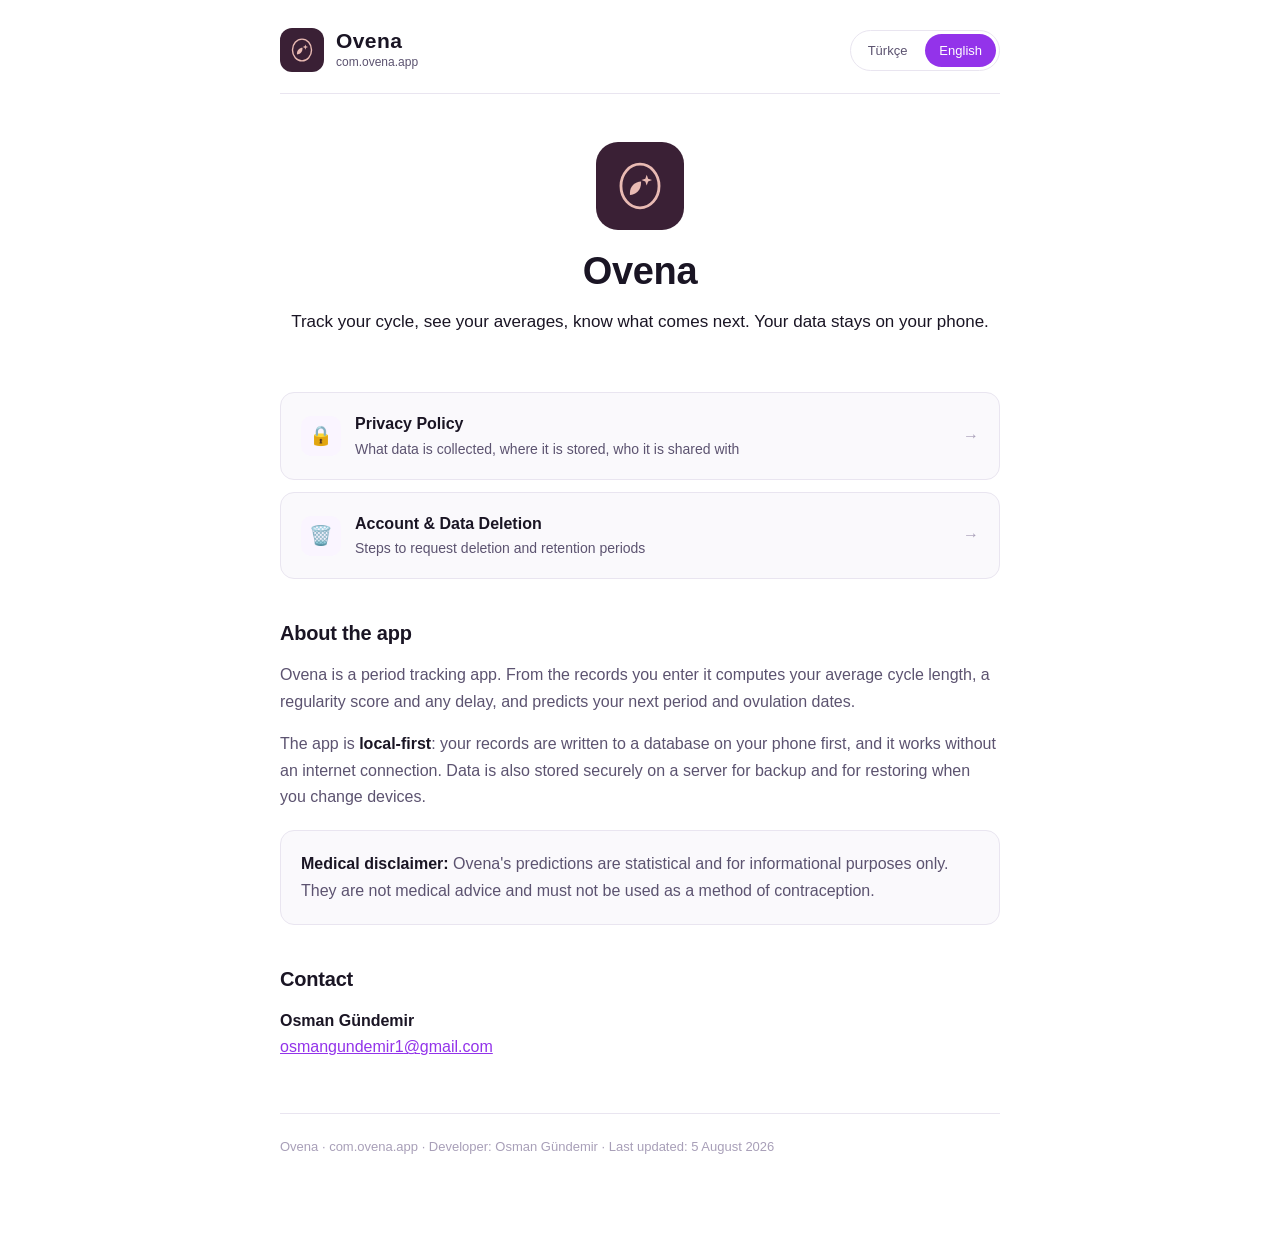
<file: index.html>
<!doctype html>
<html lang="tr">
  <head>
    <meta charset="utf-8" />
    <meta name="viewport" content="width=device-width, initial-scale=1" />
    <title>Ovena — Regl Takip Uygulaması</title>
    <meta
      name="description"
      content="Ovena, verilerini telefonunda saklayan bir regl takip uygulaması. Gizlilik politikası ve hesap silme talebi." />
    <meta name="robots" content="index, follow" />
    <link rel="stylesheet" href="style.css" />
    <span hidden data-title-tr="Ovena — Regl Takip Uygulaması"></span>
    <span hidden data-title-en="Ovena — Period Tracking App"></span>
    <style>
      .hero {
        text-align: center;
        padding: 20px 0 8px;
      }

      .hero .mark {
        width: 88px;
        height: 88px;
        border-radius: 22px;
        margin: 0 auto 18px;
      }

      .hero .mark svg {
        width: 56px;
        height: 56px;
      }

      .hero h1 {
        font-size: 38px;
      }

      .links {
        display: grid;
        gap: 12px;
        margin: 32px 0;
      }

      .link-card {
        display: flex;
        align-items: center;
        gap: 14px;
        padding: 18px 20px;
        border: 1px solid var(--border);
        border-radius: 14px;
        background: var(--surface);
        text-decoration: none;
        color: inherit;
      }

      .link-card:hover {
        border-color: var(--accent);
      }

      .link-card .icon {
        width: 40px;
        height: 40px;
        border-radius: 10px;
        background: var(--accent-soft);
        display: grid;
        place-items: center;
        font-size: 19px;
        flex-shrink: 0;
      }

      .link-card .t {
        font-weight: 600;
        color: var(--fg);
      }

      .link-card .d {
        font-size: 14px;
        color: var(--fg-muted);
      }

      .link-card .arrow {
        margin-left: auto;
        color: var(--fg-subtle);
        flex-shrink: 0;
      }
    </style>
  </head>

  <body>
    <div class="wrap">
      <header>
        <a class="brand" href="index.html">
          <div class="mark" aria-hidden="true">
            <svg viewBox="0 0 100 100" fill="none" xmlns="http://www.w3.org/2000/svg">
              <ellipse cx="50" cy="50" rx="34" ry="39" stroke="#e9bab3" stroke-width="5" />
              <path d="M32 62c0-11 9-20 20-20 0 8-2 14-6 18-4 4-9 6-14 6z" fill="#e9bab3" />
              <path d="M62 30l2.5 7 7 2.5-7 2.5-2.5 7-2.5-7-7-2.5 7-2.5z" fill="#e9bab3" />
            </svg>
          </div>
          <div>
            <div class="brand-name">Ovena</div>
            <div class="brand-sub">com.ovena.app</div>
          </div>
        </a>

        <div class="lang" role="group" aria-label="Dil / Language">
          <button type="button" data-set="tr" aria-pressed="true">Türkçe</button>
          <button type="button" data-set="en" aria-pressed="false">English</button>
        </div>
      </header>

      <!-- ============================== TÜRKÇE ============================== -->
      <main data-lang="tr" class="on">
        <div class="hero">
          <div class="mark" aria-hidden="true">
            <svg viewBox="0 0 100 100" fill="none" xmlns="http://www.w3.org/2000/svg">
              <ellipse cx="50" cy="50" rx="34" ry="39" stroke="#e9bab3" stroke-width="5" />
              <path d="M32 62c0-11 9-20 20-20 0 8-2 14-6 18-4 4-9 6-14 6z" fill="#e9bab3" />
              <path d="M62 30l2.5 7 7 2.5-7 2.5-2.5 7-2.5-7-7-2.5 7-2.5z" fill="#e9bab3" />
            </svg>
          </div>
          <h1>Ovena</h1>
          <p class="lead">
            Döngünü takip et, ortalamalarını gör, bir sonraki tarihi öngör. Verilerin
            telefonunda kalır.
          </p>
        </div>

        <div class="links">
          <a class="link-card" href="gizlilik.html">
            <div class="icon" aria-hidden="true">🔒</div>
            <div>
              <div class="t">Gizlilik Politikası</div>
              <div class="d">Hangi veriler toplanır, nerede saklanır, kiminle paylaşılır</div>
            </div>
            <div class="arrow" aria-hidden="true">→</div>
          </a>

          <a class="link-card" href="hesap-silme.html">
            <div class="icon" aria-hidden="true">🗑️</div>
            <div>
              <div class="t">Hesap ve Veri Silme</div>
              <div class="d">Silme talebi oluşturma adımları ve saklama süreleri</div>
            </div>
            <div class="arrow" aria-hidden="true">→</div>
          </a>
        </div>

        <h2>Uygulama hakkında</h2>
        <p>
          Ovena bir regl takip uygulamasıdır. Girdiğin kayıtlardan ortalama döngü uzunluğunu,
          düzenlilik skorunu ve gecikme durumunu hesaplar; bir sonraki regl ve ovülasyon tarihini
          tahmin eder.
        </p>
        <p>
          Uygulama <strong>yerel öncelikli</strong> çalışır: kayıtların önce telefonundaki
          veritabanına yazılır, internet olmadan da kullanabilirsin. Yedekleme ve cihaz
          değiştirdiğinde geri yükleme için veriler ayrıca güvenli biçimde sunucuda saklanır.
        </p>

        <div class="card">
          <p style="margin: 0">
            <strong>Tıbbi uyarı:</strong> Ovena'nın tahminleri istatistikseldir ve yalnızca
            bilgilendirme amaçlıdır. Tıbbi tavsiye değildir ve doğum kontrol yöntemi olarak
            kullanılamaz.
          </p>
        </div>

        <h2>İletişim</h2>
        <p>
          <strong>Osman Gündemir</strong><br />
          <a href="mailto:osmangundemir1@gmail.com">osmangundemir1@gmail.com</a>
        </p>
      </main>

      <!-- ============================== ENGLISH ============================== -->
      <main data-lang="en">
        <div class="hero">
          <div class="mark" aria-hidden="true">
            <svg viewBox="0 0 100 100" fill="none" xmlns="http://www.w3.org/2000/svg">
              <ellipse cx="50" cy="50" rx="34" ry="39" stroke="#e9bab3" stroke-width="5" />
              <path d="M32 62c0-11 9-20 20-20 0 8-2 14-6 18-4 4-9 6-14 6z" fill="#e9bab3" />
              <path d="M62 30l2.5 7 7 2.5-7 2.5-2.5 7-2.5-7-7-2.5 7-2.5z" fill="#e9bab3" />
            </svg>
          </div>
          <h1>Ovena</h1>
          <p class="lead">
            Track your cycle, see your averages, know what comes next. Your data stays on your
            phone.
          </p>
        </div>

        <div class="links">
          <a class="link-card" href="gizlilik.html">
            <div class="icon" aria-hidden="true">🔒</div>
            <div>
              <div class="t">Privacy Policy</div>
              <div class="d">What data is collected, where it is stored, who it is shared with</div>
            </div>
            <div class="arrow" aria-hidden="true">→</div>
          </a>

          <a class="link-card" href="hesap-silme.html">
            <div class="icon" aria-hidden="true">🗑️</div>
            <div>
              <div class="t">Account &amp; Data Deletion</div>
              <div class="d">Steps to request deletion and retention periods</div>
            </div>
            <div class="arrow" aria-hidden="true">→</div>
          </a>
        </div>

        <h2>About the app</h2>
        <p>
          Ovena is a period tracking app. From the records you enter it computes your average cycle
          length, a regularity score and any delay, and predicts your next period and ovulation
          dates.
        </p>
        <p>
          The app is <strong>local-first</strong>: your records are written to a database on your
          phone first, and it works without an internet connection. Data is also stored securely on
          a server for backup and for restoring when you change devices.
        </p>

        <div class="card">
          <p style="margin: 0">
            <strong>Medical disclaimer:</strong> Ovena's predictions are statistical and for
            informational purposes only. They are not medical advice and must not be used as a
            method of contraception.
          </p>
        </div>

        <h2>Contact</h2>
        <p>
          <strong>Osman Gündemir</strong><br />
          <a href="mailto:osmangundemir1@gmail.com">osmangundemir1@gmail.com</a>
        </p>
      </main>

      <footer>
        <span data-lang="tr" class="on">
          Ovena · com.ovena.app · Geliştirici: Osman Gündemir · Son güncelleme: 5 Ağustos 2026
        </span>
        <span data-lang="en">
          Ovena · com.ovena.app · Developer: Osman Gündemir · Last updated: 5 August 2026
        </span>
      </footer>
    </div>

    <script src="lang.js"></script>
  </body>
</html>
</file>
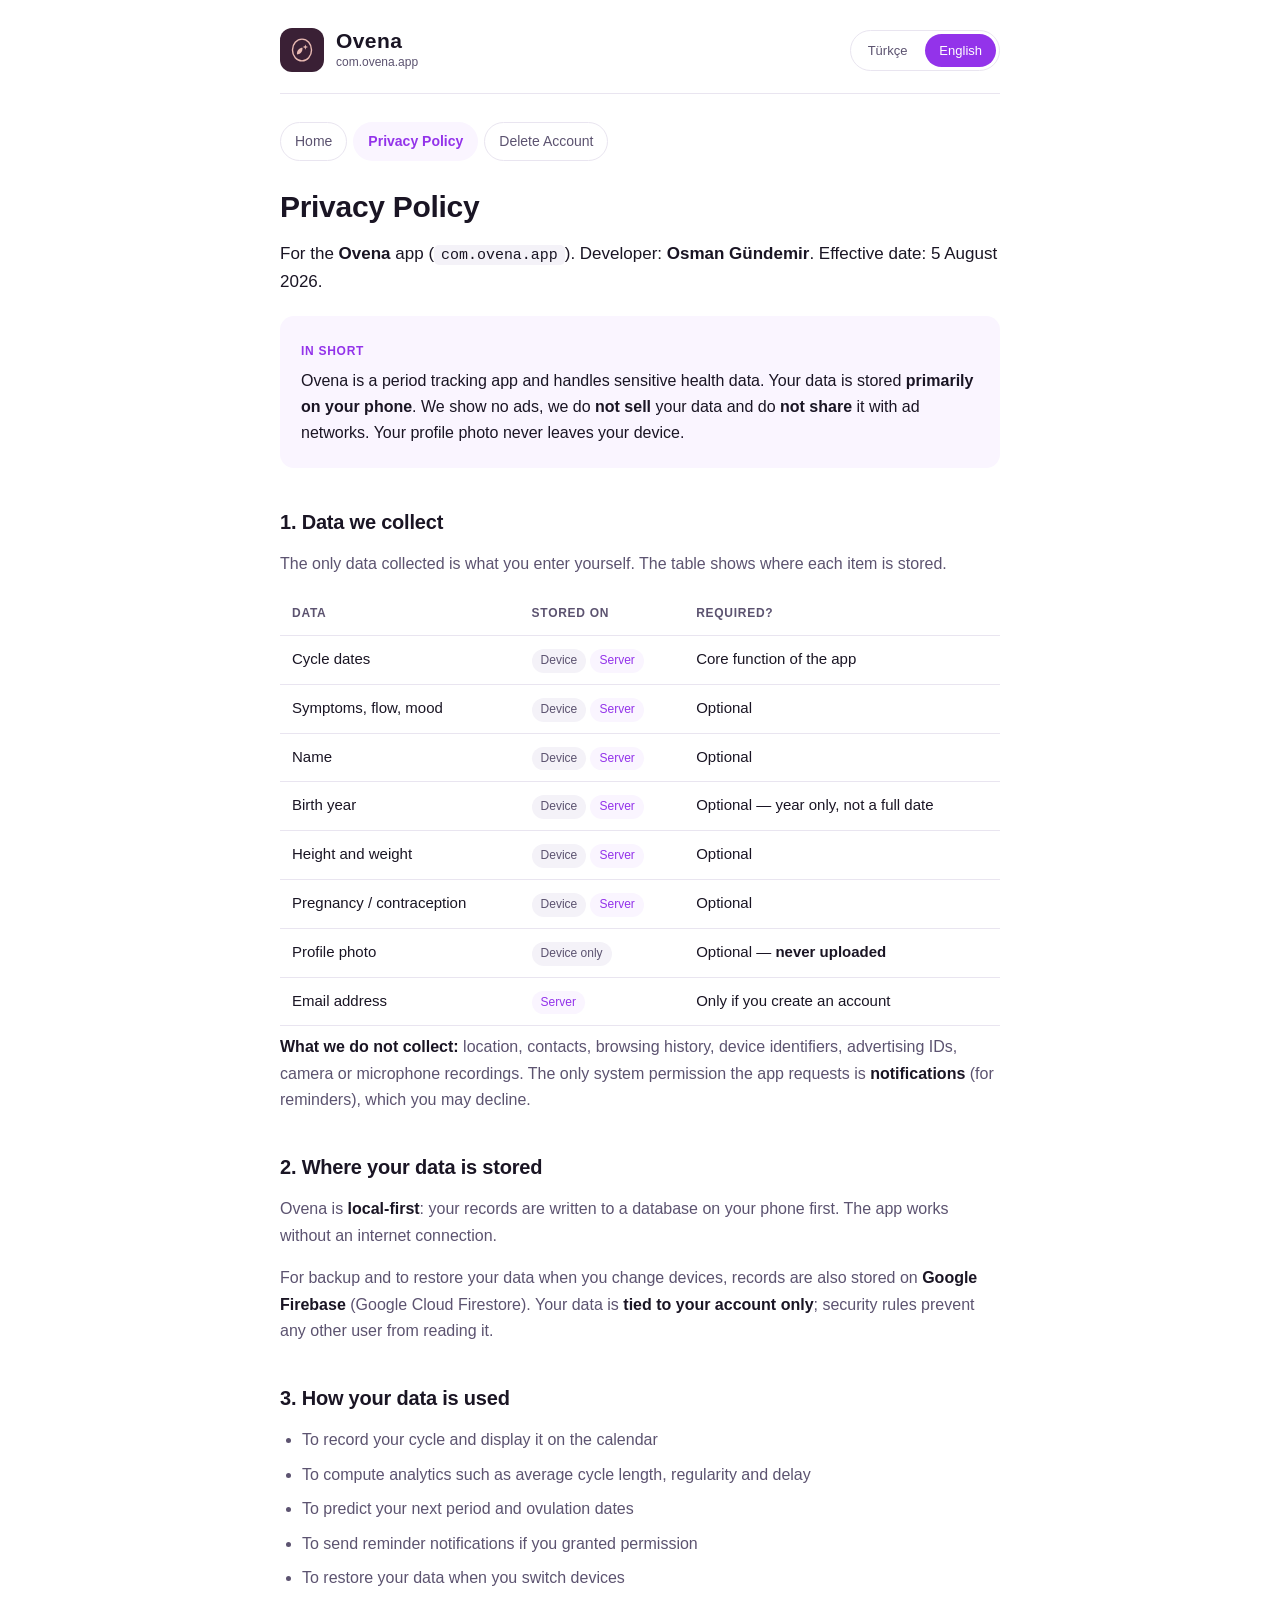
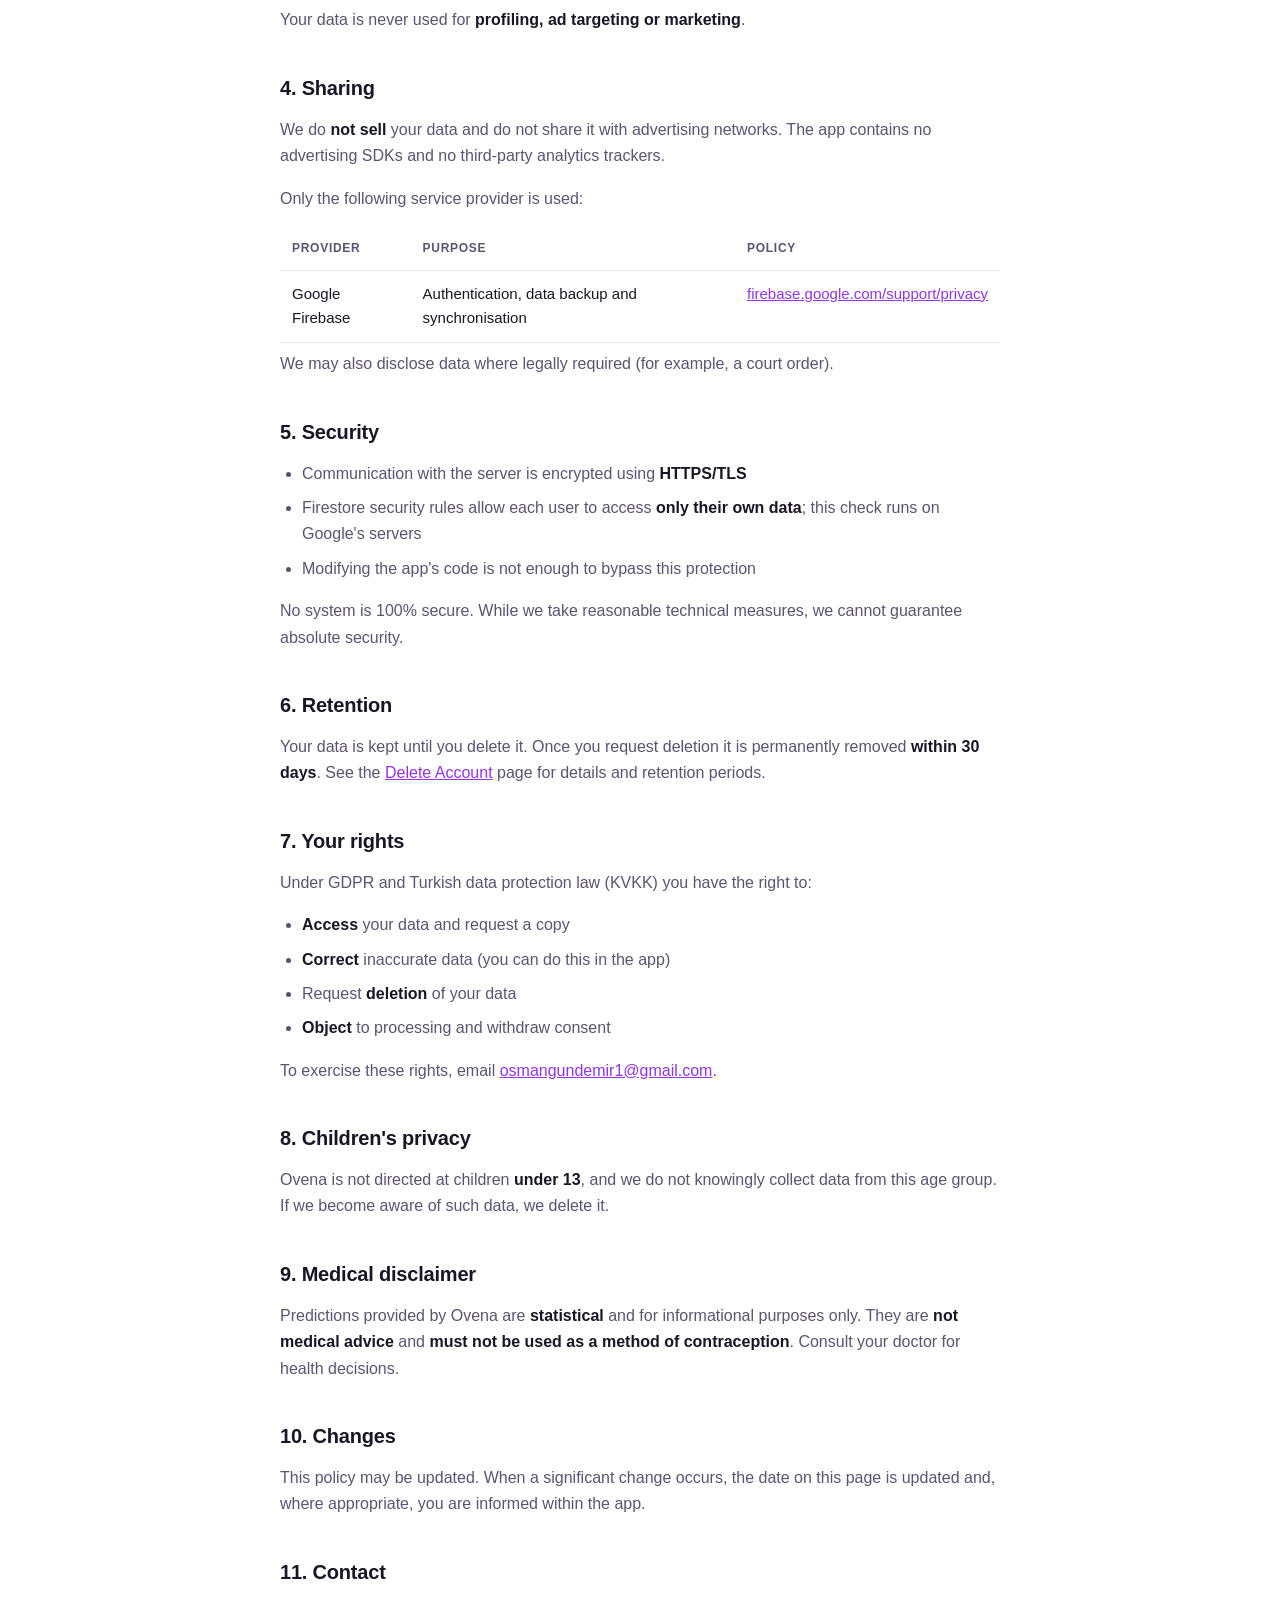
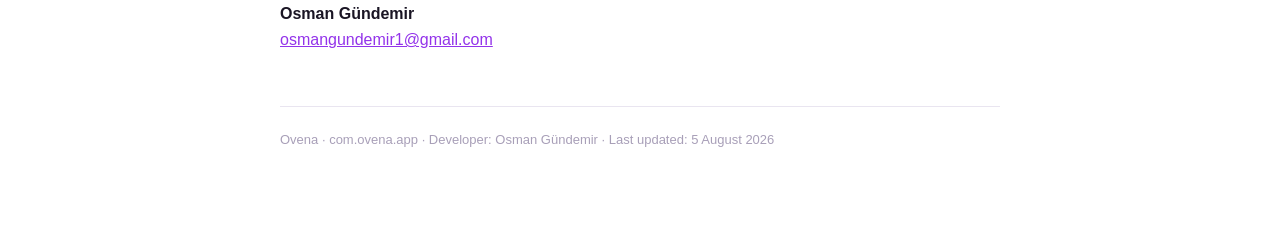
<file: gizlilik.html>
<!doctype html>
<html lang="tr">
  <head>
    <meta charset="utf-8" />
    <meta name="viewport" content="width=device-width, initial-scale=1" />
    <title>Ovena — Gizlilik Politikası</title>
    <meta
      name="description"
      content="Ovena uygulamasının gizlilik politikası: hangi veriler toplanır, nerede saklanır, kiminle paylaşılır." />
    <meta name="robots" content="index, follow" />
    <link rel="stylesheet" href="style.css" />
    <!--
      GIZLILIK POLITIKASI

      Bu metin uydurulmadi; uygulamanin GERCEK davranisindan cikarildi:
        - src/domain/types.ts        -> toplanan alanlarin tam listesi
        - firebase/firestore.rules   -> sunucuda ne tutuldugu ve kimin erisebildigi
        - src/data/local/db.ts       -> cihazda ne tutuldugu
        - src/data/sync.ts           -> sunucuya NE gonderildigi
        - app.json                   -> izinler

      Ozellikle dogrulanan iki nokta:
        1. Profil fotografi CIHAZDAN CIKMAZ. Sadece yerel dosya yolu
           (avatarUri) senkronlanir, goruntunun kendisi yuklenmez.
        2. Reklam SDK'si, analitik SDK'si veya ucuncu taraf takip yok.
           Yalnizca Firebase (Google) kullaniliyor.
    -->
    <span hidden data-title-tr="Ovena — Gizlilik Politikası"></span>
    <span hidden data-title-en="Ovena — Privacy Policy"></span>
  </head>

  <body>
    <div class="wrap">
      <header>
        <a class="brand" href="index.html">
          <div class="mark" aria-hidden="true">
            <svg viewBox="0 0 100 100" fill="none" xmlns="http://www.w3.org/2000/svg">
              <ellipse cx="50" cy="50" rx="34" ry="39" stroke="#e9bab3" stroke-width="5" />
              <path d="M32 62c0-11 9-20 20-20 0 8-2 14-6 18-4 4-9 6-14 6z" fill="#e9bab3" />
              <path d="M62 30l2.5 7 7 2.5-7 2.5-2.5 7-2.5-7-7-2.5 7-2.5z" fill="#e9bab3" />
            </svg>
          </div>
          <div>
            <div class="brand-name">Ovena</div>
            <div class="brand-sub">com.ovena.app</div>
          </div>
        </a>

        <div class="lang" role="group" aria-label="Dil / Language">
          <button type="button" data-set="tr" aria-pressed="true">Türkçe</button>
          <button type="button" data-set="en" aria-pressed="false">English</button>
        </div>
      </header>

      <nav class="pages">
        <a href="index.html" data-lang="tr" class="on">Ana sayfa</a>
        <a href="index.html" data-lang="en">Home</a>
        <a href="gizlilik.html" aria-current="page" data-lang="tr" class="on">Gizlilik Politikası</a>
        <a href="gizlilik.html" aria-current="page" data-lang="en">Privacy Policy</a>
        <a href="hesap-silme.html" data-lang="tr" class="on">Hesap Silme</a>
        <a href="hesap-silme.html" data-lang="en">Delete Account</a>
      </nav>

      <!-- ============================== TÜRKÇE ============================== -->
      <main data-lang="tr" class="on">
        <h1>Gizlilik Politikası</h1>
        <p class="lead">
          <strong>Ovena</strong> (<code>com.ovena.app</code>) uygulaması için.
          Geliştirici: <strong>Osman Gündemir</strong>. Yürürlük tarihi: 5 Ağustos 2026.
        </p>

        <div class="card accent">
          <div class="pill">Kısaca</div>
          <p style="margin: 0; color: var(--fg)">
            Ovena bir regl takip uygulamasıdır ve sağlığınıza dair hassas veriler işler. Verileriniz
            <strong>öncelikle telefonunuzda</strong> saklanır. Reklam göstermiyoruz, verilerinizi
            <strong>satmıyoruz</strong> ve reklam ağlarıyla <strong>paylaşmıyoruz</strong>. Profil
            fotoğrafınız telefonunuzdan hiç çıkmaz.
          </p>
        </div>

        <h2>1. Toplanan veriler</h2>
        <p>
          Uygulamayı kullanabilmeniz için gereken veriler yalnızca sizin girdiklerinizdir. Aşağıdaki
          tabloda her verinin nerede saklandığı gösterilmiştir.
        </p>
        <div class="table-scroll">
          <table>
            <thead>
              <tr>
                <th>Veri</th>
                <th>Saklandığı yer</th>
                <th>Zorunlu mu?</th>
              </tr>
            </thead>
            <tbody>
              <tr>
                <td>Döngü tarihleri</td>
                <td><span class="tag local">Cihaz</span> <span class="tag cloud">Sunucu</span></td>
                <td>Uygulamanın temel işlevi</td>
              </tr>
              <tr>
                <td>Semptom, akış, ruh hâli</td>
                <td><span class="tag local">Cihaz</span> <span class="tag cloud">Sunucu</span></td>
                <td>İsteğe bağlı</td>
              </tr>
              <tr>
                <td>İsim</td>
                <td><span class="tag local">Cihaz</span> <span class="tag cloud">Sunucu</span></td>
                <td>İsteğe bağlı</td>
              </tr>
              <tr>
                <td>Doğum yılı</td>
                <td><span class="tag local">Cihaz</span> <span class="tag cloud">Sunucu</span></td>
                <td>İsteğe bağlı — yalnızca yıl, tam tarih değil</td>
              </tr>
              <tr>
                <td>Boy ve kilo</td>
                <td><span class="tag local">Cihaz</span> <span class="tag cloud">Sunucu</span></td>
                <td>İsteğe bağlı</td>
              </tr>
              <tr>
                <td>Gebelik / doğum kontrolü</td>
                <td><span class="tag local">Cihaz</span> <span class="tag cloud">Sunucu</span></td>
                <td>İsteğe bağlı</td>
              </tr>
              <tr>
                <td>Profil fotoğrafı</td>
                <td><span class="tag local">Yalnızca cihaz</span></td>
                <td>İsteğe bağlı — <strong>sunucuya yüklenmez</strong></td>
              </tr>
              <tr>
                <td>E-posta adresi</td>
                <td><span class="tag cloud">Sunucu</span></td>
                <td>Yalnızca hesap oluşturursanız</td>
              </tr>
            </tbody>
          </table>
        </div>
        <p>
          <strong>Toplamadıklarımız:</strong> konum, kişi listesi, arama geçmişi, cihaz kimliği,
          reklam kimliği, kamera veya mikrofon kaydı. Uygulamanın istediği tek sistem izni
          <strong>bildirim gönderme</strong> iznidir (hatırlatmalar için) ve reddedebilirsiniz.
        </p>

        <h2>2. Verileriniz nerede saklanır?</h2>
        <p>
          Ovena <strong>yerel öncelikli</strong> çalışır: kayıtlarınız önce telefonunuzdaki
          veritabanına yazılır. İnternet olmadan da kullanabilirsiniz.
        </p>
        <p>
          Yedekleme ve cihaz değiştirdiğinizde verilerinizi geri getirebilmek için kayıtlarınız
          ayrıca <strong>Google Firebase</strong> (Google Cloud Firestore) üzerinde saklanır.
          Verileriniz <strong>yalnızca sizin hesabınıza bağlıdır</strong>; güvenlik kuralları
          başka hiçbir kullanıcının verilerinizi okumasına izin vermez.
        </p>

        <h2>3. Verilerin kullanım amacı</h2>
        <ul>
          <li>Döngünüzü kaydetmek ve takvimde göstermek</li>
          <li>Ortalama döngü uzunluğu, düzenlilik ve gecikme gibi analizleri hesaplamak</li>
          <li>Bir sonraki regl ve ovülasyon tarihini tahmin etmek</li>
          <li>İzin verdiyseniz hatırlatma bildirimi göndermek</li>
          <li>Cihaz değiştirdiğinizde verilerinizi geri yüklemek</li>
        </ul>
        <p>
          Verileriniz <strong>profilleme, reklam hedefleme veya pazarlama</strong> için
          kullanılmaz.
        </p>

        <h2>4. Paylaşım</h2>
        <p>
          Verilerinizi <strong>satmıyoruz</strong> ve reklam ağlarıyla paylaşmıyoruz. Uygulamada
          reklam SDK'sı veya üçüncü taraf analitik izleyici bulunmaz.
        </p>
        <p>Yalnızca aşağıdaki hizmet sağlayıcı kullanılır:</p>
        <div class="table-scroll">
          <table>
            <thead>
              <tr>
                <th>Sağlayıcı</th>
                <th>Amaç</th>
                <th>Politikası</th>
              </tr>
            </thead>
            <tbody>
              <tr>
                <td>Google Firebase</td>
                <td>Kimlik doğrulama, veri yedekleme ve senkronizasyon</td>
                <td>
                  <a href="https://firebase.google.com/support/privacy" target="_blank" rel="noopener"
                    >firebase.google.com/support/privacy</a
                  >
                </td>
              </tr>
            </tbody>
          </table>
        </div>
        <p>
          Ayrıca yasal bir zorunluluk (mahkeme kararı gibi) olması hâlinde verileri açıklamak
          durumunda kalabiliriz.
        </p>

        <h2>5. Güvenlik</h2>
        <ul>
          <li>Sunucuyla iletişim <strong>HTTPS/TLS</strong> ile şifrelenir</li>
          <li>
            Firestore güvenlik kuralları, her kullanıcının <strong>yalnızca kendi verisine</strong>
            erişmesine izin verir; bu kontrol Google'ın sunucusunda çalışır
          </li>
          <li>Uygulama kodunu değiştirmek bu korumayı aşmaya yetmez</li>
        </ul>
        <p>
          Hiçbir sistem %100 güvenli değildir; makul teknik önlemleri alıyor olsak da mutlak
          güvenlik garantisi veremeyiz.
        </p>

        <h2>6. Saklama süresi</h2>
        <p>
          Verileriniz siz silene kadar saklanır. Silme talebinde bulunduğunuzda
          <strong>en geç 30 gün içinde</strong> kalıcı olarak silinir. Ayrıntılar ve süreler için
          <a href="hesap-silme.html">Hesap Silme</a> sayfasına bakın.
        </p>

        <h2>7. Haklarınız</h2>
        <p>KVKK ve GDPR kapsamında şu haklara sahipsiniz:</p>
        <ul>
          <li>Verilerinize <strong>erişme</strong> ve bir kopyasını isteme</li>
          <li>Yanlış verilerin <strong>düzeltilmesini</strong> isteme (uygulama içinden yapabilirsiniz)</li>
          <li>Verilerinizin <strong>silinmesini</strong> isteme</li>
          <li>İşlemeye <strong>itiraz etme</strong> ve rızanızı geri çekme</li>
        </ul>
        <p>
          Bu haklarınızı kullanmak için
          <a href="mailto:osmangundemir1@gmail.com">osmangundemir1@gmail.com</a> adresine yazın.
        </p>

        <h2>8. Çocukların gizliliği</h2>
        <p>
          Ovena <strong>13 yaşın altındaki</strong> çocuklara yönelik değildir ve bu yaş grubundan
          bilerek veri toplamayız. Böyle bir durumu fark edersek kaydı sileriz.
        </p>

        <h2>9. Tıbbi uyarı</h2>
        <p>
          Ovena'nın sunduğu tahminler <strong>istatistikseldir</strong> ve yalnızca bilgilendirme
          amaçlıdır. <strong>Tıbbi tavsiye değildir</strong> ve
          <strong>doğum kontrol yöntemi olarak kullanılamaz</strong>. Sağlığınıza dair kararlar
          için hekiminize danışın.
        </p>

        <h2>10. Değişiklikler</h2>
        <p>
          Bu politika güncellenebilir. Önemli bir değişiklik olduğunda bu sayfadaki tarih
          güncellenir ve gerektiğinde uygulama içinde bilgilendirme yapılır.
        </p>

        <h2>11. İletişim</h2>
        <p>
          <strong>Osman Gündemir</strong><br />
          <a href="mailto:osmangundemir1@gmail.com">osmangundemir1@gmail.com</a>
        </p>
      </main>

      <!-- ============================== ENGLISH ============================== -->
      <main data-lang="en">
        <h1>Privacy Policy</h1>
        <p class="lead">
          For the <strong>Ovena</strong> app (<code>com.ovena.app</code>). Developer:
          <strong>Osman Gündemir</strong>. Effective date: 5 August 2026.
        </p>

        <div class="card accent">
          <div class="pill">In short</div>
          <p style="margin: 0; color: var(--fg)">
            Ovena is a period tracking app and handles sensitive health data. Your data is stored
            <strong>primarily on your phone</strong>. We show no ads, we do
            <strong>not sell</strong> your data and do <strong>not share</strong> it with ad
            networks. Your profile photo never leaves your device.
          </p>
        </div>

        <h2>1. Data we collect</h2>
        <p>
          The only data collected is what you enter yourself. The table shows where each item is
          stored.
        </p>
        <div class="table-scroll">
          <table>
            <thead>
              <tr>
                <th>Data</th>
                <th>Stored on</th>
                <th>Required?</th>
              </tr>
            </thead>
            <tbody>
              <tr>
                <td>Cycle dates</td>
                <td><span class="tag local">Device</span> <span class="tag cloud">Server</span></td>
                <td>Core function of the app</td>
              </tr>
              <tr>
                <td>Symptoms, flow, mood</td>
                <td><span class="tag local">Device</span> <span class="tag cloud">Server</span></td>
                <td>Optional</td>
              </tr>
              <tr>
                <td>Name</td>
                <td><span class="tag local">Device</span> <span class="tag cloud">Server</span></td>
                <td>Optional</td>
              </tr>
              <tr>
                <td>Birth year</td>
                <td><span class="tag local">Device</span> <span class="tag cloud">Server</span></td>
                <td>Optional — year only, not a full date</td>
              </tr>
              <tr>
                <td>Height and weight</td>
                <td><span class="tag local">Device</span> <span class="tag cloud">Server</span></td>
                <td>Optional</td>
              </tr>
              <tr>
                <td>Pregnancy / contraception</td>
                <td><span class="tag local">Device</span> <span class="tag cloud">Server</span></td>
                <td>Optional</td>
              </tr>
              <tr>
                <td>Profile photo</td>
                <td><span class="tag local">Device only</span></td>
                <td>Optional — <strong>never uploaded</strong></td>
              </tr>
              <tr>
                <td>Email address</td>
                <td><span class="tag cloud">Server</span></td>
                <td>Only if you create an account</td>
              </tr>
            </tbody>
          </table>
        </div>
        <p>
          <strong>What we do not collect:</strong> location, contacts, browsing history, device
          identifiers, advertising IDs, camera or microphone recordings. The only system permission
          the app requests is <strong>notifications</strong> (for reminders), which you may decline.
        </p>

        <h2>2. Where your data is stored</h2>
        <p>
          Ovena is <strong>local-first</strong>: your records are written to a database on your
          phone first. The app works without an internet connection.
        </p>
        <p>
          For backup and to restore your data when you change devices, records are also stored on
          <strong>Google Firebase</strong> (Google Cloud Firestore). Your data is
          <strong>tied to your account only</strong>; security rules prevent any other user from
          reading it.
        </p>

        <h2>3. How your data is used</h2>
        <ul>
          <li>To record your cycle and display it on the calendar</li>
          <li>To compute analytics such as average cycle length, regularity and delay</li>
          <li>To predict your next period and ovulation dates</li>
          <li>To send reminder notifications if you granted permission</li>
          <li>To restore your data when you switch devices</li>
        </ul>
        <p>
          Your data is never used for <strong>profiling, ad targeting or marketing</strong>.
        </p>

        <h2>4. Sharing</h2>
        <p>
          We do <strong>not sell</strong> your data and do not share it with advertising networks.
          The app contains no advertising SDKs and no third-party analytics trackers.
        </p>
        <p>Only the following service provider is used:</p>
        <div class="table-scroll">
          <table>
            <thead>
              <tr>
                <th>Provider</th>
                <th>Purpose</th>
                <th>Policy</th>
              </tr>
            </thead>
            <tbody>
              <tr>
                <td>Google Firebase</td>
                <td>Authentication, data backup and synchronisation</td>
                <td>
                  <a href="https://firebase.google.com/support/privacy" target="_blank" rel="noopener"
                    >firebase.google.com/support/privacy</a
                  >
                </td>
              </tr>
            </tbody>
          </table>
        </div>
        <p>
          We may also disclose data where legally required (for example, a court order).
        </p>

        <h2>5. Security</h2>
        <ul>
          <li>Communication with the server is encrypted using <strong>HTTPS/TLS</strong></li>
          <li>
            Firestore security rules allow each user to access
            <strong>only their own data</strong>; this check runs on Google's servers
          </li>
          <li>Modifying the app's code is not enough to bypass this protection</li>
        </ul>
        <p>
          No system is 100% secure. While we take reasonable technical measures, we cannot guarantee
          absolute security.
        </p>

        <h2>6. Retention</h2>
        <p>
          Your data is kept until you delete it. Once you request deletion it is permanently removed
          <strong>within 30 days</strong>. See the <a href="hesap-silme.html">Delete Account</a>
          page for details and retention periods.
        </p>

        <h2>7. Your rights</h2>
        <p>Under GDPR and Turkish data protection law (KVKK) you have the right to:</p>
        <ul>
          <li><strong>Access</strong> your data and request a copy</li>
          <li><strong>Correct</strong> inaccurate data (you can do this in the app)</li>
          <li>Request <strong>deletion</strong> of your data</li>
          <li><strong>Object</strong> to processing and withdraw consent</li>
        </ul>
        <p>
          To exercise these rights, email
          <a href="mailto:osmangundemir1@gmail.com">osmangundemir1@gmail.com</a>.
        </p>

        <h2>8. Children's privacy</h2>
        <p>
          Ovena is not directed at children <strong>under 13</strong>, and we do not knowingly
          collect data from this age group. If we become aware of such data, we delete it.
        </p>

        <h2>9. Medical disclaimer</h2>
        <p>
          Predictions provided by Ovena are <strong>statistical</strong> and for informational
          purposes only. They are <strong>not medical advice</strong> and
          <strong>must not be used as a method of contraception</strong>. Consult your doctor for
          health decisions.
        </p>

        <h2>10. Changes</h2>
        <p>
          This policy may be updated. When a significant change occurs, the date on this page is
          updated and, where appropriate, you are informed within the app.
        </p>

        <h2>11. Contact</h2>
        <p>
          <strong>Osman Gündemir</strong><br />
          <a href="mailto:osmangundemir1@gmail.com">osmangundemir1@gmail.com</a>
        </p>
      </main>

      <footer>
        <span data-lang="tr" class="on">
          Ovena · com.ovena.app · Geliştirici: Osman Gündemir · Son güncelleme: 5 Ağustos 2026
        </span>
        <span data-lang="en">
          Ovena · com.ovena.app · Developer: Osman Gündemir · Last updated: 5 August 2026
        </span>
      </footer>
    </div>

    <script src="lang.js"></script>
  </body>
</html>
</file>
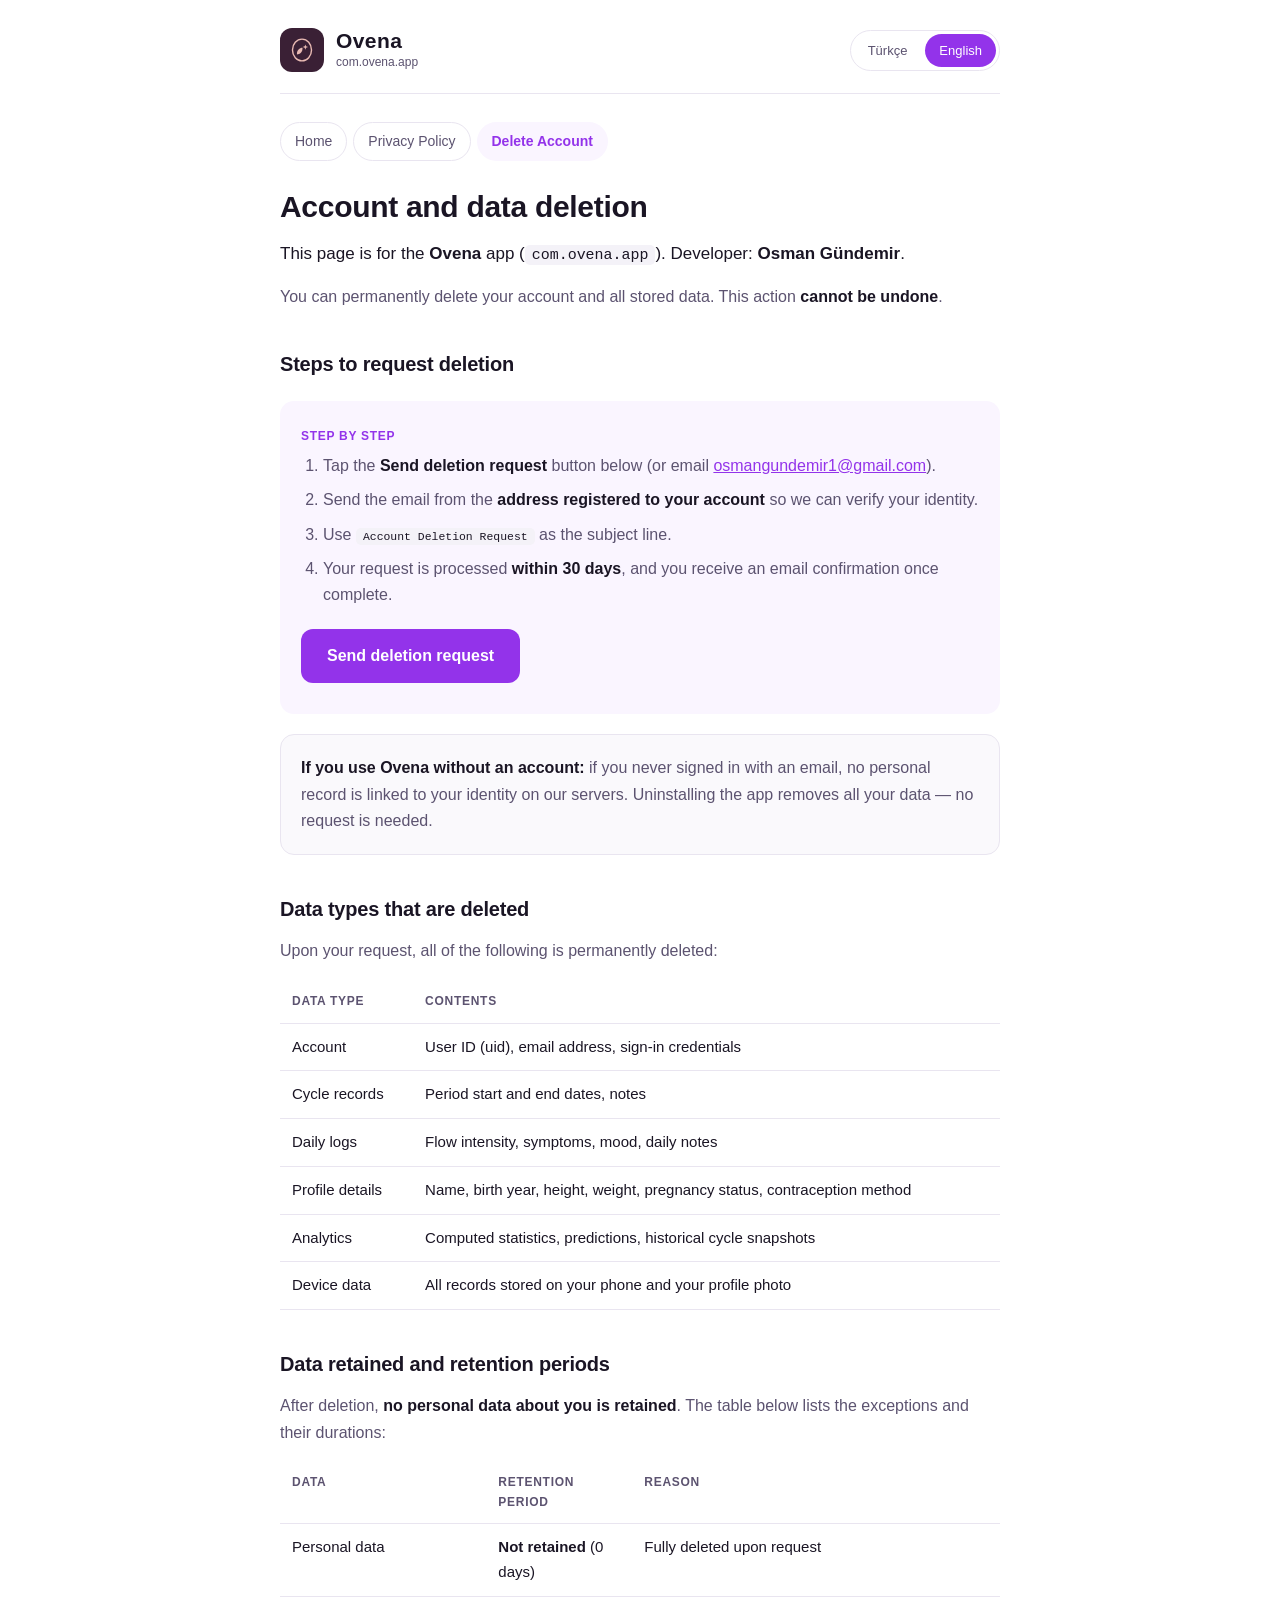
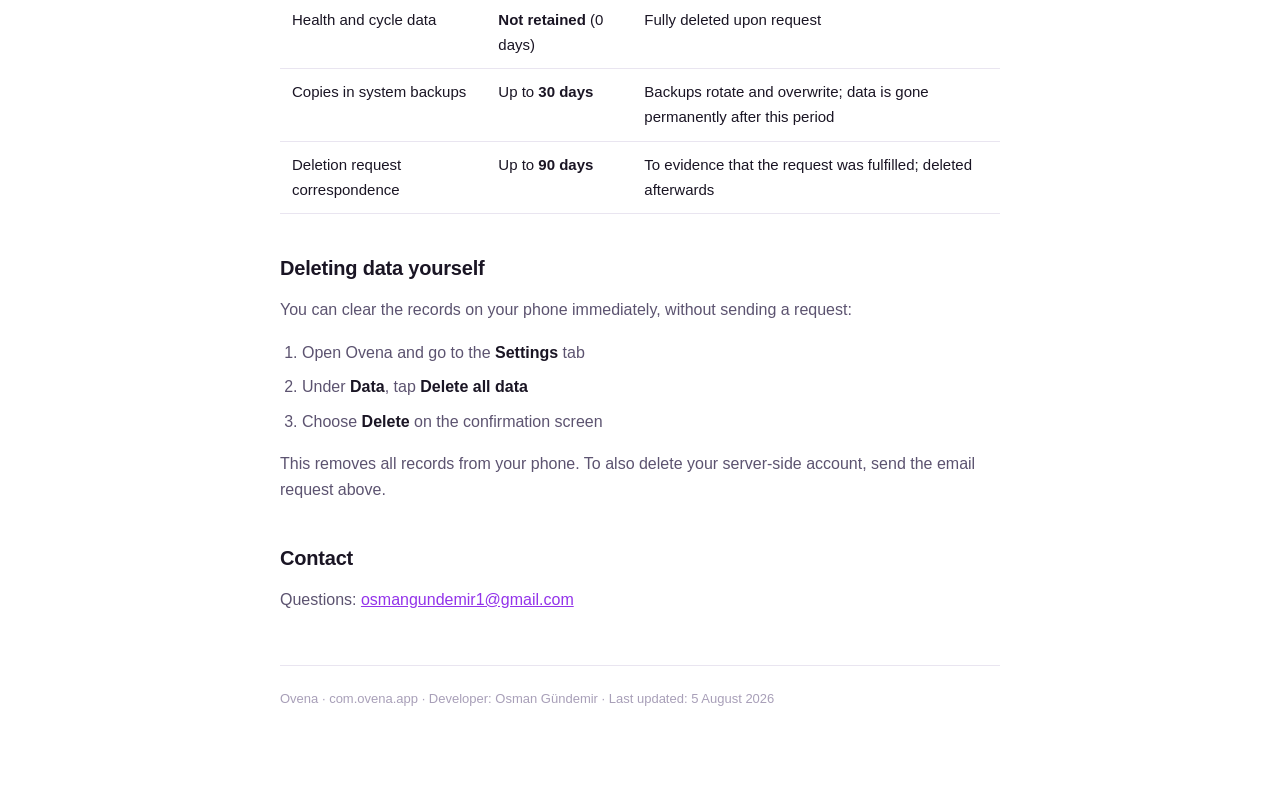
<file: hesap-silme.html>
<!doctype html>
<html lang="tr">
  <head>
    <meta charset="utf-8" />
    <meta name="viewport" content="width=device-width, initial-scale=1" />
    <title>Ovena — Hesap ve Veri Silme</title>
    <meta
      name="description"
      content="Ovena uygulaması hesabınızı ve verilerinizi silme talebi oluşturun. Silinen ve saklanan veri türleri." />
    <meta name="robots" content="index, follow" />
    <link rel="stylesheet" href="style.css" />
    <!--
      GOOGLE PLAY - HESAP SILME URL'SI

      Play'in bu sayfadan bekledigi uc sey ve nerede karsilandigi:

        1. "Magaza girisinde gosterilen uygulama VEYA GELISTIRICI adina
            atifta bulunma"
           -> Sayfanin en ustunde "Ovena" ve gelistirici adi acikca yaziyor
              (.identity blogu). Paket adi da (com.ovena.app) eslesmeyi
              kesinlestiriyor.

        2. "Kullanicilarin uygulamasi gereken adimlari BELIRGIN sekilde
            gosterme"
           -> Numarali adimlar, sayfanin ilk ekraninda, vurgulu kart icinde.

        3. "Silinen ya da saklanan veri turlerini ve EK SAKLAMA SURELERINI
            belirtme"
           -> Iki ayri tablo: silinenler ve saklananlar. Saklananlar
              tablosunda her satirin kendi suresi yaziyor.

      Ayrica: uygulama indirilmeden erisilebilir ve giris gerektirmez.
    -->
    <span hidden data-title-tr="Ovena — Hesap ve Veri Silme"></span>
    <span hidden data-title-en="Ovena — Account &amp; Data Deletion"></span>
  </head>

  <body>
    <div class="wrap">
      <header>
        <a class="brand" href="index.html">
          <div class="mark" aria-hidden="true">
            <svg viewBox="0 0 100 100" fill="none" xmlns="http://www.w3.org/2000/svg">
              <ellipse cx="50" cy="50" rx="34" ry="39" stroke="#e9bab3" stroke-width="5" />
              <path d="M32 62c0-11 9-20 20-20 0 8-2 14-6 18-4 4-9 6-14 6z" fill="#e9bab3" />
              <path d="M62 30l2.5 7 7 2.5-7 2.5-2.5 7-2.5-7-7-2.5 7-2.5z" fill="#e9bab3" />
            </svg>
          </div>
          <div>
            <div class="brand-name">Ovena</div>
            <div class="brand-sub">com.ovena.app</div>
          </div>
        </a>

        <div class="lang" role="group" aria-label="Dil / Language">
          <button type="button" data-set="tr" aria-pressed="true">Türkçe</button>
          <button type="button" data-set="en" aria-pressed="false">English</button>
        </div>
      </header>

      <nav class="pages">
        <a href="index.html" data-lang="tr" class="on">Ana sayfa</a>
        <a href="index.html" data-lang="en">Home</a>
        <a href="gizlilik.html" data-lang="tr" class="on">Gizlilik Politikası</a>
        <a href="gizlilik.html" data-lang="en">Privacy Policy</a>
        <a href="hesap-silme.html" aria-current="page" data-lang="tr" class="on">Hesap Silme</a>
        <a href="hesap-silme.html" aria-current="page" data-lang="en">Delete Account</a>
      </nav>

      <!-- ============================== TÜRKÇE ============================== -->
      <main data-lang="tr" class="on">
        <h1>Hesap ve veri silme</h1>

        <!-- ŞART 1: uygulama + geliştirici adına atıf -->
        <p class="lead">
          Bu sayfa <strong>Ovena</strong> (<code>com.ovena.app</code>) uygulaması içindir.
          Geliştirici: <strong>Osman Gündemir</strong>.
        </p>
        <p>
          Hesabınızı ve saklanan tüm verilerinizi kalıcı olarak sildirebilirsiniz. Bu işlem
          <strong>geri alınamaz</strong>.
        </p>

        <!-- ŞART 2: adımlar belirgin -->
        <h2>Silme talebi için izlenecek adımlar</h2>
        <div class="card accent">
          <div class="pill">Adım adım</div>
          <ol>
            <li>
              Aşağıdaki <strong>Silme talebi gönder</strong> düğmesine dokunun (veya
              <a href="mailto:osmangundemir1@gmail.com">osmangundemir1@gmail.com</a> adresine
              e-posta yazın).
            </li>
            <li>
              E-postayı <strong>hesabınızda kayıtlı e-posta adresinden</strong> gönderin. Kimliği
              doğrulayabilmemiz için bu gereklidir.
            </li>
            <li>
              Konu satırına <code>Hesap Silme Talebi</code> yazın.
            </li>
            <li>
              Talebiniz <strong>en geç 30 gün içinde</strong> işleme alınır ve tamamlandığında size
              e-posta ile bilgi verilir.
            </li>
          </ol>
          <a
            class="btn"
            href="mailto:osmangundemir1@gmail.com?subject=Hesap%20Silme%20Talebi%20-%20Ovena&body=Ovena%20hesab%C4%B1m%C4%B1n%20ve%20t%C3%BCm%20verilerimin%20kal%C4%B1c%C4%B1%20olarak%20silinmesini%20talep%20ediyorum.%0A%0AHesab%C4%B1mda%20kay%C4%B1tl%C4%B1%20e-posta%20adresim%3A%20">
            Silme talebi gönder
          </a>
        </div>

        <div class="card">
          <p style="margin: 0">
            <strong>Hesap oluşturmadan kullanıyorsanız:</strong> Ovena'yı e-posta ile giriş
            yapmadan kullandıysanız sunucuda kimliğinizle ilişkilendirilmiş kişisel bir kayıt
            bulunmaz. Uygulamayı telefonunuzdan kaldırmanız tüm verilerinizi siler; ayrıca talep
            göndermenize gerek yoktur.
          </p>
        </div>

        <!-- ŞART 3a: silinen veri türleri -->
        <h2>Silinen veri türleri</h2>
        <p>Talebiniz üzerine aşağıdaki verilerin tamamı kalıcı olarak silinir:</p>
        <div class="table-scroll">
          <table>
            <thead>
              <tr>
                <th>Veri türü</th>
                <th>İçerik</th>
              </tr>
            </thead>
            <tbody>
              <tr>
                <td>Hesap</td>
                <td>Kullanıcı kimliği (uid), e-posta adresi, giriş bilgileri</td>
              </tr>
              <tr>
                <td>Döngü kayıtları</td>
                <td>Regl başlangıç ve bitiş tarihleri, notlar</td>
              </tr>
              <tr>
                <td>Günlük kayıtlar</td>
                <td>Akış yoğunluğu, semptomlar, ruh hâli, günlük notlar</td>
              </tr>
              <tr>
                <td>Profil bilgileri</td>
                <td>
                  İsim, doğum yılı, boy, kilo, gebelik/emzirme durumu, doğum kontrol yöntemi
                </td>
              </tr>
              <tr>
                <td>Analiz verileri</td>
                <td>Hesaplanan istatistikler, tahminler, geçmiş döngü anlık görüntüleri</td>
              </tr>
              <tr>
                <td>Cihaz verileri</td>
                <td>Telefonunuzda saklanan tüm kayıtlar ve profil fotoğrafınız</td>
              </tr>
            </tbody>
          </table>
        </div>

        <!-- ŞART 3b: saklanan veriler + süreler -->
        <h2>Saklanan veriler ve süreleri</h2>
        <p>
          Silme işleminden sonra <strong>size ait hiçbir kişisel veri saklanmaz</strong>. Aşağıdaki
          tablo istisnaları ve sürelerini gösterir:
        </p>
        <div class="table-scroll">
          <table>
            <thead>
              <tr>
                <th>Veri</th>
                <th>Saklama süresi</th>
                <th>Neden</th>
              </tr>
            </thead>
            <tbody>
              <tr>
                <td>Kişisel veriler</td>
                <td><strong>Saklanmaz</strong> (0 gün)</td>
                <td>Talep üzerine tamamen silinir</td>
              </tr>
              <tr>
                <td>Sağlık ve döngü verileri</td>
                <td><strong>Saklanmaz</strong> (0 gün)</td>
                <td>Talep üzerine tamamen silinir</td>
              </tr>
              <tr>
                <td>Yedeklerdeki kopyalar</td>
                <td>En fazla <strong>30 gün</strong></td>
                <td>
                  Sistem yedekleri döngüsel olarak üzerine yazılır; bu süre sonunda kalıcı olarak
                  yok olur
                </td>
              </tr>
              <tr>
                <td>Silme talebi yazışması</td>
                <td>En fazla <strong>90 gün</strong></td>
                <td>Talebin yerine getirildiğini kanıtlamak için; sonra silinir</td>
              </tr>
            </tbody>
          </table>
        </div>

        <h2>Verilerinizi kendiniz silme</h2>
        <p>
          Telefonunuzdaki kayıtları talep göndermeden, hemen silebilirsiniz:
        </p>
        <ol>
          <li>Ovena'yı açın ve <strong>Ayarlar</strong> sekmesine gidin</li>
          <li><strong>Veri</strong> başlığı altındaki <strong>Tüm verileri sil</strong>'e dokunun</li>
          <li>Onay ekranında <strong>Sil</strong>'i seçin</li>
        </ol>
        <p>
          Bu işlem telefonunuzdaki tüm kayıtları siler. Sunucudaki hesabınızın da silinmesi için
          yukarıdaki e-posta talebini gönderin.
        </p>

        <h2>İletişim</h2>
        <p>
          Sorularınız için:
          <a href="mailto:osmangundemir1@gmail.com">osmangundemir1@gmail.com</a>
        </p>
      </main>

      <!-- ============================== ENGLISH ============================== -->
      <main data-lang="en">
        <h1>Account and data deletion</h1>

        <p class="lead">
          This page is for the <strong>Ovena</strong> app (<code>com.ovena.app</code>). Developer:
          <strong>Osman Gündemir</strong>.
        </p>
        <p>
          You can permanently delete your account and all stored data. This action
          <strong>cannot be undone</strong>.
        </p>

        <h2>Steps to request deletion</h2>
        <div class="card accent">
          <div class="pill">Step by step</div>
          <ol>
            <li>
              Tap the <strong>Send deletion request</strong> button below (or email
              <a href="mailto:osmangundemir1@gmail.com">osmangundemir1@gmail.com</a>).
            </li>
            <li>
              Send the email from the
              <strong>address registered to your account</strong> so we can verify your identity.
            </li>
            <li>Use <code>Account Deletion Request</code> as the subject line.</li>
            <li>
              Your request is processed <strong>within 30 days</strong>, and you receive an email
              confirmation once complete.
            </li>
          </ol>
          <a
            class="btn"
            href="mailto:osmangundemir1@gmail.com?subject=Account%20Deletion%20Request%20-%20Ovena&body=I%20request%20permanent%20deletion%20of%20my%20Ovena%20account%20and%20all%20my%20data.%0A%0AEmail%20registered%20to%20my%20account%3A%20">
            Send deletion request
          </a>
        </div>

        <div class="card">
          <p style="margin: 0">
            <strong>If you use Ovena without an account:</strong> if you never signed in with an
            email, no personal record is linked to your identity on our servers. Uninstalling the
            app removes all your data — no request is needed.
          </p>
        </div>

        <h2>Data types that are deleted</h2>
        <p>Upon your request, all of the following is permanently deleted:</p>
        <div class="table-scroll">
          <table>
            <thead>
              <tr>
                <th>Data type</th>
                <th>Contents</th>
              </tr>
            </thead>
            <tbody>
              <tr>
                <td>Account</td>
                <td>User ID (uid), email address, sign-in credentials</td>
              </tr>
              <tr>
                <td>Cycle records</td>
                <td>Period start and end dates, notes</td>
              </tr>
              <tr>
                <td>Daily logs</td>
                <td>Flow intensity, symptoms, mood, daily notes</td>
              </tr>
              <tr>
                <td>Profile details</td>
                <td>Name, birth year, height, weight, pregnancy status, contraception method</td>
              </tr>
              <tr>
                <td>Analytics</td>
                <td>Computed statistics, predictions, historical cycle snapshots</td>
              </tr>
              <tr>
                <td>Device data</td>
                <td>All records stored on your phone and your profile photo</td>
              </tr>
            </tbody>
          </table>
        </div>

        <h2>Data retained and retention periods</h2>
        <p>
          After deletion, <strong>no personal data about you is retained</strong>. The table below
          lists the exceptions and their durations:
        </p>
        <div class="table-scroll">
          <table>
            <thead>
              <tr>
                <th>Data</th>
                <th>Retention period</th>
                <th>Reason</th>
              </tr>
            </thead>
            <tbody>
              <tr>
                <td>Personal data</td>
                <td><strong>Not retained</strong> (0 days)</td>
                <td>Fully deleted upon request</td>
              </tr>
              <tr>
                <td>Health and cycle data</td>
                <td><strong>Not retained</strong> (0 days)</td>
                <td>Fully deleted upon request</td>
              </tr>
              <tr>
                <td>Copies in system backups</td>
                <td>Up to <strong>30 days</strong></td>
                <td>Backups rotate and overwrite; data is gone permanently after this period</td>
              </tr>
              <tr>
                <td>Deletion request correspondence</td>
                <td>Up to <strong>90 days</strong></td>
                <td>To evidence that the request was fulfilled; deleted afterwards</td>
              </tr>
            </tbody>
          </table>
        </div>

        <h2>Deleting data yourself</h2>
        <p>You can clear the records on your phone immediately, without sending a request:</p>
        <ol>
          <li>Open Ovena and go to the <strong>Settings</strong> tab</li>
          <li>Under <strong>Data</strong>, tap <strong>Delete all data</strong></li>
          <li>Choose <strong>Delete</strong> on the confirmation screen</li>
        </ol>
        <p>
          This removes all records from your phone. To also delete your server-side account, send
          the email request above.
        </p>

        <h2>Contact</h2>
        <p>
          Questions:
          <a href="mailto:osmangundemir1@gmail.com">osmangundemir1@gmail.com</a>
        </p>
      </main>

      <footer>
        <span data-lang="tr" class="on">
          Ovena · com.ovena.app · Geliştirici: Osman Gündemir · Son güncelleme: 5 Ağustos 2026
        </span>
        <span data-lang="en">
          Ovena · com.ovena.app · Developer: Osman Gündemir · Last updated: 5 August 2026
        </span>
      </footer>
    </div>

    <script src="lang.js"></script>
  </body>
</html>
</file>
<file: style.css>
/*
 * Ovena - ortak stil.
 *
 * Renkler uygulamanin tasarim token'larindan (src/design/tokens.ts) alindi,
 * boylece siteyle uygulama ayni dili konusuyor: ayni erik/orkide paleti,
 * ayni yuvarlaklik, ayni tipografi olcegi.
 *
 * Karanlik tema `prefers-color-scheme` ile otomatik - kullanicinin telefonu
 * koyu temadaysa sayfa da koyu acilir.
 */

:root {
  --bg: #ffffff;
  --surface: #faf9fc;
  --container: #f4f2f8;
  --border: #e9e5f0;
  --fg: #1a1524;
  --fg-muted: #5c5370;
  --fg-subtle: #a89fb8;
  --accent: #9333ea;
  --accent-soft: #faf5ff;
  --danger: #f43f5e;
  --success: #22c1a5;
  --plum: #3a2035;
}

@media (prefers-color-scheme: dark) {
  :root {
    --bg: #110d18;
    --surface: #1a1524;
    --container: #2a2438;
    --border: #2f2840;
    --fg: #f6f3fa;
    --fg-muted: #a89fb8;
    --fg-subtle: #7c7290;
    --accent: #c084fc;
    --accent-soft: #2a1f3d;
    --danger: #fb7199;
    --success: #22c1a5;
  }
}

* {
  box-sizing: border-box;
}

html {
  scroll-behavior: smooth;
}

body {
  margin: 0;
  background: var(--bg);
  color: var(--fg);
  font-family:
    -apple-system, BlinkMacSystemFont, 'Segoe UI', Roboto, 'Helvetica Neue', Arial, sans-serif;
  line-height: 1.65;
  -webkit-font-smoothing: antialiased;
}

.wrap {
  max-width: 760px;
  margin: 0 auto;
  padding: 28px 20px 80px;
}

/* ---------- Baslik ---------- */

header {
  display: flex;
  align-items: center;
  justify-content: space-between;
  gap: 16px;
  padding-bottom: 20px;
  border-bottom: 1px solid var(--border);
  margin-bottom: 28px;
  flex-wrap: wrap;
}

.brand {
  display: flex;
  align-items: center;
  gap: 12px;
  text-decoration: none;
  color: inherit;
}

.mark {
  width: 44px;
  height: 44px;
  border-radius: 12px;
  background: var(--plum);
  display: grid;
  place-items: center;
  flex-shrink: 0;
}

.mark svg {
  width: 28px;
  height: 28px;
}

.brand-name {
  font-size: 21px;
  font-weight: 600;
  letter-spacing: 0.02em;
  line-height: 1.2;
}

.brand-sub {
  font-size: 12px;
  color: var(--fg-muted);
}

/* ---------- Dil secici ---------- */

.lang {
  display: flex;
  gap: 4px;
  border: 1px solid var(--border);
  border-radius: 999px;
  padding: 3px;
  flex-shrink: 0;
}

.lang button {
  border: 0;
  background: transparent;
  color: var(--fg-muted);
  font: inherit;
  font-size: 13px;
  padding: 6px 14px;
  border-radius: 999px;
  cursor: pointer;
}

.lang button[aria-pressed='true'] {
  background: var(--accent);
  color: #fff;
}

/* ---------- Gezinme ---------- */

nav.pages {
  display: flex;
  gap: 6px;
  flex-wrap: wrap;
  margin-bottom: 28px;
}

nav.pages a {
  font-size: 14px;
  text-decoration: none;
  color: var(--fg-muted);
  padding: 7px 14px;
  border-radius: 999px;
  border: 1px solid var(--border);
}

nav.pages a:hover {
  color: var(--fg);
}

nav.pages a[aria-current='page'] {
  background: var(--accent-soft);
  color: var(--accent);
  border-color: transparent;
  font-weight: 600;
}

/* ---------- Tipografi ---------- */

h1 {
  font-size: 30px;
  line-height: 1.22;
  margin: 0 0 14px;
  letter-spacing: -0.01em;
}

h2 {
  font-size: 20px;
  margin: 38px 0 12px;
  letter-spacing: -0.01em;
}

h3 {
  font-size: 16px;
  margin: 22px 0 8px;
}

p {
  margin: 0 0 16px;
  color: var(--fg-muted);
}

.lead {
  font-size: 17px;
  color: var(--fg);
}

a {
  color: var(--accent);
}

strong {
  color: var(--fg);
}

ol,
ul {
  margin: 0 0 16px;
  padding-left: 22px;
  color: var(--fg-muted);
}

li {
  margin-bottom: 8px;
}

code {
  background: var(--container);
  padding: 2px 7px;
  border-radius: 5px;
  font-size: 0.88em;
  color: var(--fg);
}

/* ---------- Bilesenler ---------- */

.card {
  background: var(--surface);
  border: 1px solid var(--border);
  border-radius: 14px;
  padding: 20px;
  margin: 20px 0;
}

.card.accent {
  background: var(--accent-soft);
  border-color: transparent;
}

.pill {
  display: inline-block;
  font-size: 12px;
  font-weight: 600;
  text-transform: uppercase;
  letter-spacing: 0.06em;
  color: var(--accent);
  margin-bottom: 6px;
}

.btn {
  display: inline-block;
  background: var(--accent);
  color: #fff;
  text-decoration: none;
  font-weight: 600;
  padding: 14px 26px;
  border-radius: 12px;
  margin: 4px 0 10px;
}

.btn:hover {
  opacity: 0.9;
}

/* Tablolar dar ekranda yatay kayar - hucreleri ezmekten iyidir. */
.table-scroll {
  overflow-x: auto;
  margin-bottom: 8px;
}

table {
  width: 100%;
  border-collapse: collapse;
  font-size: 15px;
  min-width: 420px;
}

th,
td {
  text-align: left;
  padding: 11px 12px;
  border-bottom: 1px solid var(--border);
  vertical-align: top;
}

th {
  font-size: 12px;
  text-transform: uppercase;
  letter-spacing: 0.06em;
  color: var(--fg-muted);
  font-weight: 600;
}

td:first-child {
  color: var(--fg);
  font-weight: 500;
}

.tag {
  display: inline-block;
  font-size: 12px;
  padding: 2px 9px;
  border-radius: 999px;
  white-space: nowrap;
}

.tag.local {
  background: var(--container);
  color: var(--fg-muted);
}

.tag.cloud {
  background: var(--accent-soft);
  color: var(--accent);
}

footer {
  margin-top: 52px;
  padding-top: 22px;
  border-top: 1px solid var(--border);
  font-size: 13px;
  color: var(--fg-subtle);
}

footer a {
  color: var(--fg-muted);
}

/* ---------- Dil gorunurlugu ---------- */

[data-lang] {
  display: none;
}

[data-lang].on {
  display: block;
}

span[data-lang].on,
a[data-lang].on {
  display: inline;
}

th[data-lang].on,
td[data-lang].on {
  display: table-cell;
}
</file>
